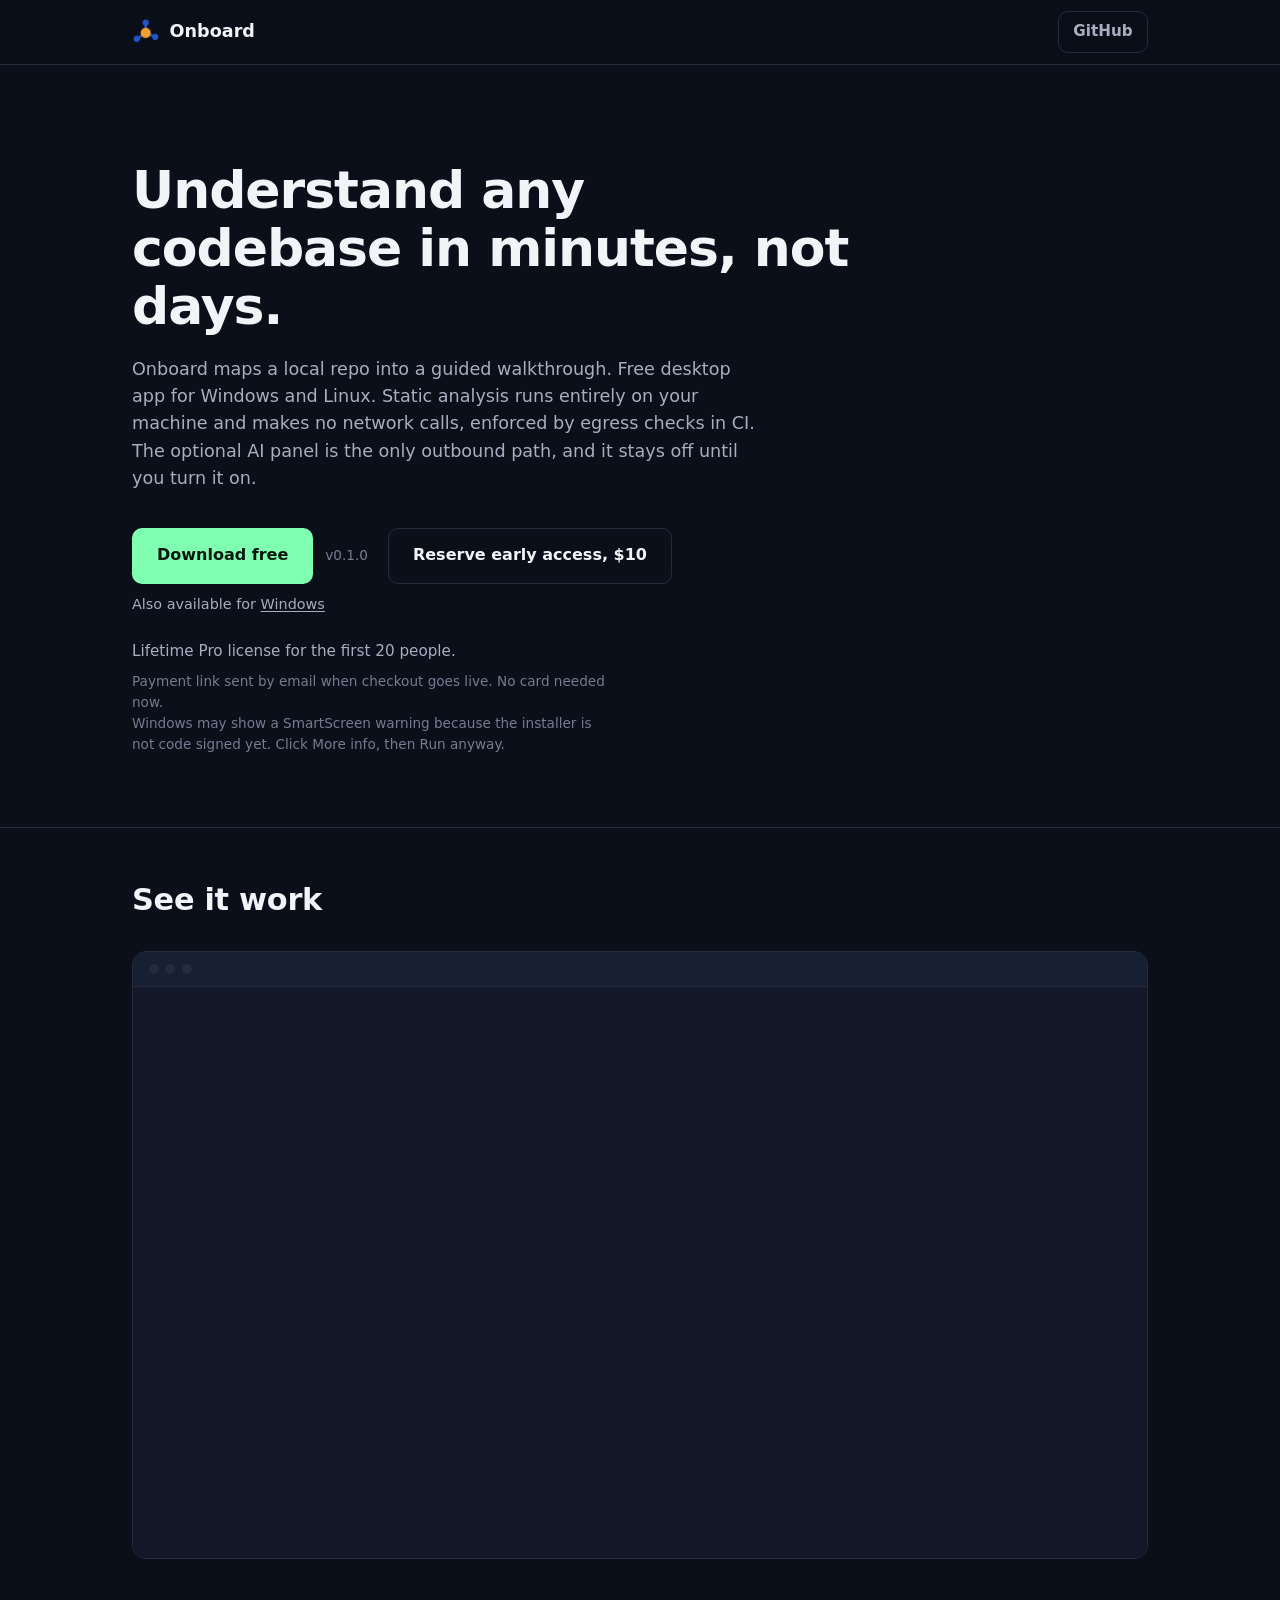
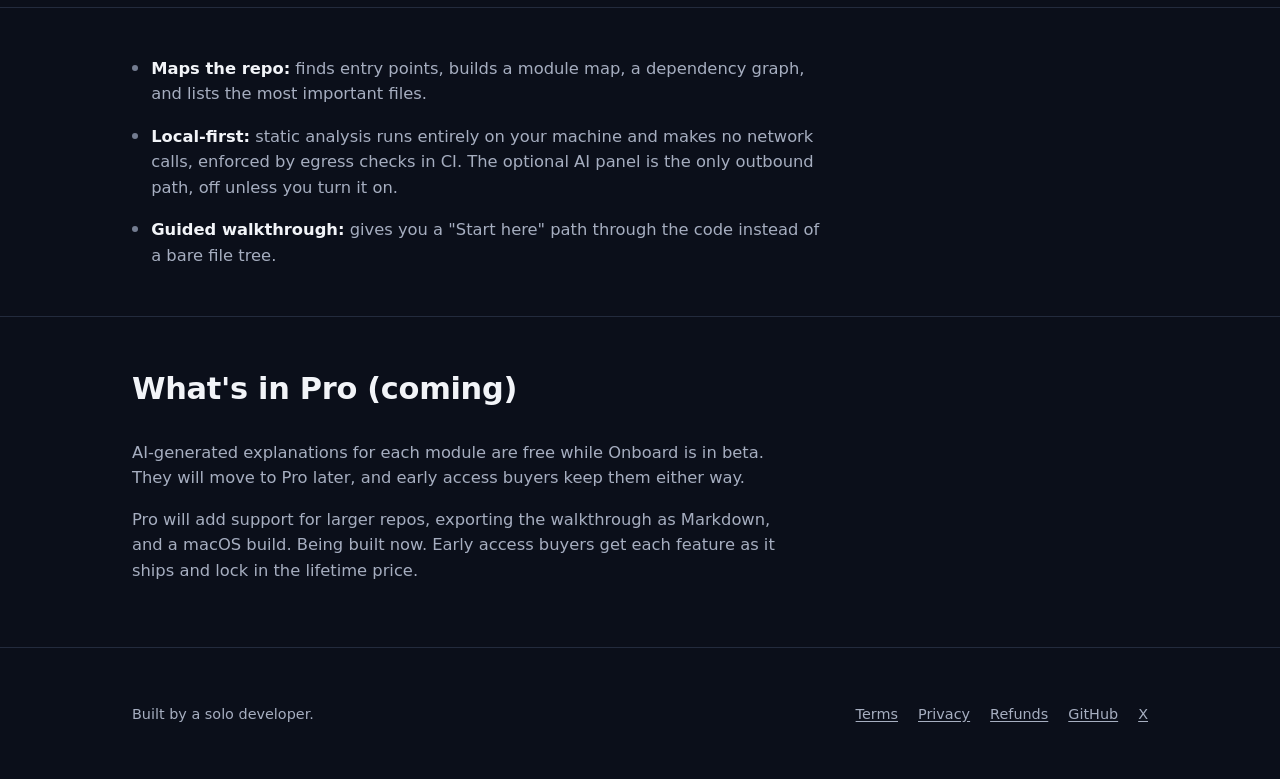
<file: index.html>
<!DOCTYPE html>
<html lang="en">
<head>
<meta charset="UTF-8">
<title>Onboard: Understand Any Codebase in Minutes</title>
<meta name="description" content="Onboard maps a local repo into a guided walkthrough. Free desktop app for Windows and Linux. Static analysis runs entirely on your machine, no network calls. The optional AI panel is off by default.">
<meta name="viewport" content="width=device-width, initial-scale=1">
<meta name="theme-color" content="#0B0F1A">

<meta property="og:title" content="Onboard: Understand Any Codebase in Minutes">
<meta property="og:description" content="Free, local-first desktop app that turns any repo into a guided walkthrough. Windows and Linux. Static analysis runs entirely on your machine, no network calls. The optional AI panel is off by default. Early access Pro is $10 for the first 20 people.">
<meta property="og:image" content="https://app-onboard.netlify.app/assets/og.png">
<meta property="og:url" content="https://app-onboard.netlify.app/">
<meta property="og:type" content="website">

<meta name="twitter:card" content="summary_large_image">
<meta name="twitter:title" content="Onboard: Understand Any Codebase in Minutes">
<meta name="twitter:description" content="Free, local-first desktop app that turns any repo into a guided walkthrough. Windows and Linux. Static analysis runs entirely on your machine, no network calls. The optional AI panel is off by default. Early access Pro is $10 for the first 20 people.">
<meta name="twitter:image" content="https://app-onboard.netlify.app/assets/og.png">

<link rel="icon" href="onboard-icon.png" type="image/png">

<style>
  :root {
    --bg: #0B0F1A;
    --text: #F2F4F8;
    --text-muted: #A6AEC0;
    --text-faint: #737C90;
    --accent: #7FFFB0;
    --surface: #121828;
    --surface-alt: #171F33;
    --border: #232B3D;
    --radius: 10px;
    --max-width: 1080px;
  }

  * {
    box-sizing: border-box;
  }

  html {
    -webkit-text-size-adjust: 100%;
  }

  body {
    margin: 0;
    background: var(--bg);
    color: var(--text);
    font-family: system-ui, -apple-system, "Segoe UI", Roboto, sans-serif;
    line-height: 1.55;
    overflow-x: hidden;
  }

  img {
    max-width: 100%;
    display: block;
  }

  a {
    color: inherit;
  }

  .container {
    width: 100%;
    max-width: var(--max-width);
    margin-inline: auto;
    padding-inline: 1.25rem;
  }

  @media (min-width: 768px) {
    .container {
      padding-inline: 2rem;
    }
  }

  /* Nav */

  .site-nav {
    border-bottom: 1px solid var(--border);
    position: sticky;
    top: 0;
    background: rgba(11, 15, 26, 0.9);
    backdrop-filter: blur(6px);
    z-index: 10;
  }

  .site-nav .container {
    display: flex;
    align-items: center;
    justify-content: space-between;
    min-height: 4rem;
  }

  .brand {
    display: flex;
    align-items: center;
    gap: 0.6rem;
    font-weight: 700;
    font-size: 1.1rem;
    text-decoration: none;
    color: var(--text);
  }

  .brand img {
    width: 28px;
    height: 28px;
  }

  .nav-link {
    font-size: 0.95rem;
    font-weight: 600;
    text-decoration: none;
    color: var(--text-muted);
    border: 1px solid var(--border);
    border-radius: var(--radius);
    padding: 0.5rem 0.9rem;
    transition: color 0.15s ease, border-color 0.15s ease;
  }

  .nav-link:hover,
  .nav-link:focus-visible {
    color: var(--text);
    border-color: var(--text-muted);
  }

  /* Hero */

  .hero {
    padding-block: 4rem 3.5rem;
  }

  @media (min-width: 768px) {
    .hero {
      padding-block: 6rem 4.5rem;
    }
  }

  .hero h1 {
    margin: 0 0 1.25rem;
    font-size: clamp(2rem, 5.5vw, 3.25rem);
    line-height: 1.12;
    font-weight: 800;
    letter-spacing: -0.02em;
    max-width: 20ch;
  }

  .hero-subhead {
    margin: 0 0 2.25rem;
    max-width: 56ch;
    font-size: 1.1rem;
    color: var(--text-muted);
  }

  .hero-actions {
    display: flex;
    flex-direction: column;
    align-items: flex-start;
    gap: 1.25rem;
    margin-bottom: 1.5rem;
  }

  @media (min-width: 640px) {
    .hero-actions {
      flex-direction: row;
      align-items: flex-start;
    }
  }

  .btn {
    display: inline-flex;
    align-items: center;
    justify-content: center;
    border-radius: var(--radius);
    padding: 0.9rem 1.5rem;
    font-size: 1rem;
    font-weight: 700;
    text-decoration: none;
    border: 1px solid transparent;
    white-space: nowrap;
    transition: transform 0.15s ease, background 0.15s ease, border-color 0.15s ease;
  }

  .btn:hover,
  .btn:focus-visible {
    transform: translateY(-1px);
  }

  .btn-download {
    background: var(--accent);
    color: #05170D;
  }

  .btn-download:hover,
  .btn-download:focus-visible {
    background: #92ffbc;
  }

  .btn-secondary {
    background: transparent;
    border-color: var(--border);
    color: var(--text);
  }

  .btn-secondary:hover,
  .btn-secondary:focus-visible {
    border-color: var(--text-muted);
  }

  .download-actions {
    display: flex;
    flex-direction: column;
    gap: 0.6rem;
  }

  .download-primary-row {
    display: flex;
    flex-wrap: wrap;
    align-items: center;
    gap: 0.75rem;
  }

  .version-tag {
    font-size: 0.85rem;
    color: var(--text-faint);
    font-variant-numeric: tabular-nums;
  }

  .download-secondary {
    margin: 0;
    font-size: 0.9rem;
    color: var(--text-muted);
  }

  .download-secondary a {
    color: var(--text-muted);
    text-decoration: underline;
    text-underline-offset: 2px;
  }

  .download-secondary a:hover,
  .download-secondary a:focus-visible {
    color: var(--text);
  }

  .hero-note {
    margin: 0 0 0.5rem;
    font-size: 0.95rem;
    color: var(--text-muted);
  }

  .hero-warning {
    margin: 0;
    font-size: 0.85rem;
    color: var(--text-faint);
    max-width: 56ch;
  }

  /* Sections */

  section {
    padding-block: 3rem;
    border-top: 1px solid var(--border);
  }

  h2 {
    font-size: clamp(1.5rem, 3vw, 1.9rem);
    font-weight: 700;
    letter-spacing: -0.01em;
    margin: 0 0 1.75rem;
  }

  /* Demo */

  .demo-frame {
    background: var(--surface);
    border: 1px solid var(--border);
    border-radius: 14px;
    overflow: hidden;
  }

  .demo-frame-bar {
    display: flex;
    align-items: center;
    gap: 0.4rem;
    padding: 0.75rem 1rem;
    background: var(--surface-alt);
    border-bottom: 1px solid var(--border);
  }

  .demo-frame-bar span {
    width: 10px;
    height: 10px;
    border-radius: 50%;
    background: var(--border);
    display: inline-block;
  }

  .demo-frame-body {
    aspect-ratio: 16 / 9;
    background: var(--surface);
  }

  .demo-frame-body iframe {
    display: block;
    width: 100%;
    height: 100%;
    border: 0;
  }

  /* Features */

  .features {
    list-style: none;
    margin: 0;
    padding: 0;
    display: flex;
    flex-direction: column;
    gap: 1.1rem;
    max-width: 68ch;
  }

  .features li {
    font-size: 1.02rem;
    color: var(--text-muted);
    padding-left: 1.2rem;
    position: relative;
  }

  .features li::before {
    content: "";
    position: absolute;
    left: 0;
    top: 0.55em;
    width: 6px;
    height: 6px;
    border-radius: 50%;
    background: var(--text-faint);
  }

  .features li strong {
    color: var(--text);
    font-weight: 700;
  }

  /* Pro section */

  .pro-copy {
    max-width: 62ch;
    color: var(--text-muted);
    font-size: 1.02rem;
  }

  /* Footer */

  footer {
    border-top: 1px solid var(--border);
    padding-block: 2.5rem;
  }

  footer .container {
    display: flex;
    flex-direction: column;
    gap: 1rem;
    font-size: 0.9rem;
    color: var(--text-muted);
  }

  @media (min-width: 640px) {
    footer .container {
      flex-direction: row;
      align-items: center;
      justify-content: space-between;
    }
  }

  .footer-links {
    display: flex;
    flex-wrap: wrap;
    gap: 0.75rem 1.25rem;
  }

  .footer-links a {
    text-decoration: underline;
    text-underline-offset: 2px;
    color: var(--text-muted);
  }

  .footer-links a:hover,
  .footer-links a:focus-visible {
    color: var(--text);
  }
</style>
</head>
<body>

<nav class="site-nav" aria-label="Primary">
  <div class="container">
    <a class="brand" href="#top">
      <img src="onboard-icon.png" alt="" aria-hidden="true" width="28" height="28">
      Onboard
    </a>
    <a class="nav-link" href="https://github.com/kodeksidev/onboard">GitHub</a>
  </div>
</nav>

<main id="top">
  <section class="hero" style="border-top: none;">
    <div class="container">
      <h1>Understand any codebase in minutes, not days.</h1>
      <p class="hero-subhead">Onboard maps a local repo into a guided walkthrough. Free desktop app for Windows and Linux. Static analysis runs entirely on your machine and makes no network calls, enforced by egress checks in CI. The optional AI panel is the only outbound path, and it stays off until you turn it on.</p>

      <div class="hero-actions">
        <div class="download-actions">
          <div class="download-primary-row">
            <a id="download-primary" class="btn btn-download" href="https://github.com/kodeksidev/onboard/releases/download/v0.1.0/Onboard_0.1.0_x64-setup.exe">
              <span id="download-primary-label">Download free</span>
            </a>
            <span id="download-primary-version" class="version-tag">v0.1.0</span>
          </div>
          <p id="download-secondary" class="download-secondary">
            Also available for Linux
            (<a id="link-linux-deb" href="https://github.com/kodeksidev/onboard/releases/download/v0.1.0/Onboard_0.1.0_amd64.deb">.deb</a>
            /
            <a id="link-linux-rpm" href="https://github.com/kodeksidev/onboard/releases/download/v0.1.0/Onboard-0.1.0-1.x86_64.rpm">.rpm</a>)
          </p>
        </div>

        <a id="checkout-link" class="btn btn-secondary" href="#" target="_blank" rel="noopener">Reserve early access, $10</a>
      </div>

      <p class="hero-note">Lifetime Pro license for the first 20 people.</p>
      <p class="hero-warning">Payment link sent by email when checkout goes live. No card needed now.</p>
      <p class="hero-warning">Windows may show a SmartScreen warning because the installer is not code signed yet. Click More info, then Run anyway.</p>
    </div>
  </section>

  <section id="demo">
    <div class="container">
      <h2>See it work</h2>
      <div class="demo-frame">
        <div class="demo-frame-bar" aria-hidden="true">
          <span></span>
          <span></span>
          <span></span>
        </div>
        <div class="demo-frame-body">
          <iframe src="https://www.youtube.com/embed/EJMGKjKpETk" title="Onboard walkthrough: how the Start here view maps a repo" loading="lazy" allow="accelerometer; clipboard-write; encrypted-media; gyroscope; picture-in-picture; web-share" referrerpolicy="strict-origin-when-cross-origin" allowfullscreen></iframe>
        </div>
      </div>
    </div>
  </section>

  <section id="features">
    <div class="container">
      <ul class="features">
        <li><strong>Maps the repo:</strong> finds entry points, builds a module map, a dependency graph, and lists the most important files.</li>
        <li><strong>Local-first:</strong> static analysis runs entirely on your machine and makes no network calls, enforced by egress checks in CI. The optional AI panel is the only outbound path, off unless you turn it on.</li>
        <li><strong>Guided walkthrough:</strong> gives you a "Start here" path through the code instead of a bare file tree.</li>
      </ul>
    </div>
  </section>

  <section id="pro">
    <div class="container">
      <h2>What's in Pro (coming)</h2>
      <p class="pro-copy">AI-generated explanations for each module are free while Onboard is in beta. They will move to Pro later, and early access buyers keep them either way.</p>
      <p class="pro-copy">Pro will add support for larger repos, exporting the walkthrough as Markdown, and a macOS build. Being built now. Early access buyers get each feature as it ships and lock in the lifetime price.</p>
    </div>
  </section>
</main>

<footer>
  <div class="container">
    <p>Built by a solo developer.</p>
    <div class="footer-links">
      <a href="terms.html">Terms</a>
      <a href="privacy.html">Privacy</a>
      <a href="refunds.html">Refunds</a>
      <a href="https://github.com/kodeksidev/onboard">GitHub</a>
      <a href="https://x.com/kodeksidev">X</a>
    </div>
  </div>
</footer>

<script>
(function () {
  "use strict";

  var API_URL = "https://api.github.com/repos/kodeksidev/onboard/releases/latest";

  var CHECKOUT_URL = "https://docs.google.com/forms/d/e/1FAIpQLScQfgvCyr_bw7c-QCBCFh4WSFRJhGtp0-nDhGTP5MNpfCY85g/viewform";

  var FALLBACK_WINDOWS_EXE_URL =
    "https://github.com/kodeksidev/onboard/releases/download/v0.1.0/Onboard_0.1.0_x64-setup.exe";
  var FALLBACK_LINUX_DEB_URL =
    "https://github.com/kodeksidev/onboard/releases/download/v0.1.0/Onboard_0.1.0_amd64.deb";

  function detectOS() {
    var ua = (navigator.userAgent || "").toLowerCase();
    if (ua.indexOf("linux") !== -1 && ua.indexOf("android") === -1) {
      return "linux";
    }
    return "windows";
  }

  function setInitialLayoutForOS(os) {
    if (os !== "linux") return; // Windows/default: static HTML is already correct

    var primary = document.getElementById("download-primary");
    if (primary) primary.setAttribute("href", FALLBACK_LINUX_DEB_URL);

    var secondary = document.getElementById("download-secondary");
    if (secondary) {
      secondary.innerHTML =
        'Also available for <a id="link-windows-exe" href="' +
        FALLBACK_WINDOWS_EXE_URL +
        '">Windows</a>';
    }
    // #download-primary-version stays "v0.1.0" until the fetch upgrade runs.
  }

  function findAsset(assets, suffix) {
    for (var i = 0; i < assets.length; i++) {
      var asset = assets[i];
      if (
        asset &&
        typeof asset.name === "string" &&
        asset.name.endsWith(suffix) &&
        typeof asset.browser_download_url === "string" &&
        asset.browser_download_url
      ) {
        return asset.browser_download_url;
      }
    }
    return null;
  }

  function setHref(id, url) {
    if (!url) return;
    var el = document.getElementById(id);
    if (el) el.setAttribute("href", url);
  }

  function applyRelease(data) {
    if (!data || !Array.isArray(data.assets) || typeof data.tag_name !== "string") {
      return;
    }

    var os = detectOS();
    var exeUrl = findAsset(data.assets, "-setup.exe");
    var debUrl = findAsset(data.assets, ".deb");
    var rpmUrl = findAsset(data.assets, ".rpm");

    setHref("link-windows-exe", exeUrl);
    setHref("link-linux-deb", debUrl);
    setHref("link-linux-rpm", rpmUrl);

    var primaryUrl = os === "linux" ? debUrl : exeUrl;
    setHref("download-primary", primaryUrl);

    var versionEl = document.getElementById("download-primary-version");
    if (versionEl && data.tag_name) {
      var tag = data.tag_name;
      versionEl.textContent = tag.charAt(0) === "v" ? tag : "v" + tag;
    }
  }

  function fetchAndUpgrade() {
    if (typeof fetch !== "function") return;

    fetch(API_URL, { headers: { Accept: "application/vnd.github+json" } })
      .then(function (res) {
        if (!res.ok) throw new Error("bad status " + res.status);
        return res.json();
      })
      .then(applyRelease)
      .catch(function (err) {
        if (typeof console !== "undefined" && console.warn) {
          console.warn("Onboard: skipping live release check, using fallback links.", err);
        }
      });
  }

  try {
    var checkoutLink = document.getElementById("checkout-link");
    if (checkoutLink) checkoutLink.setAttribute("href", CHECKOUT_URL);
    setInitialLayoutForOS(detectOS());
    fetchAndUpgrade();
  } catch (err) {
    if (typeof console !== "undefined" && console.warn) {
      console.warn("Onboard: download link update skipped.", err);
    }
  }
})();
</script>
</body>
</html>
</file>
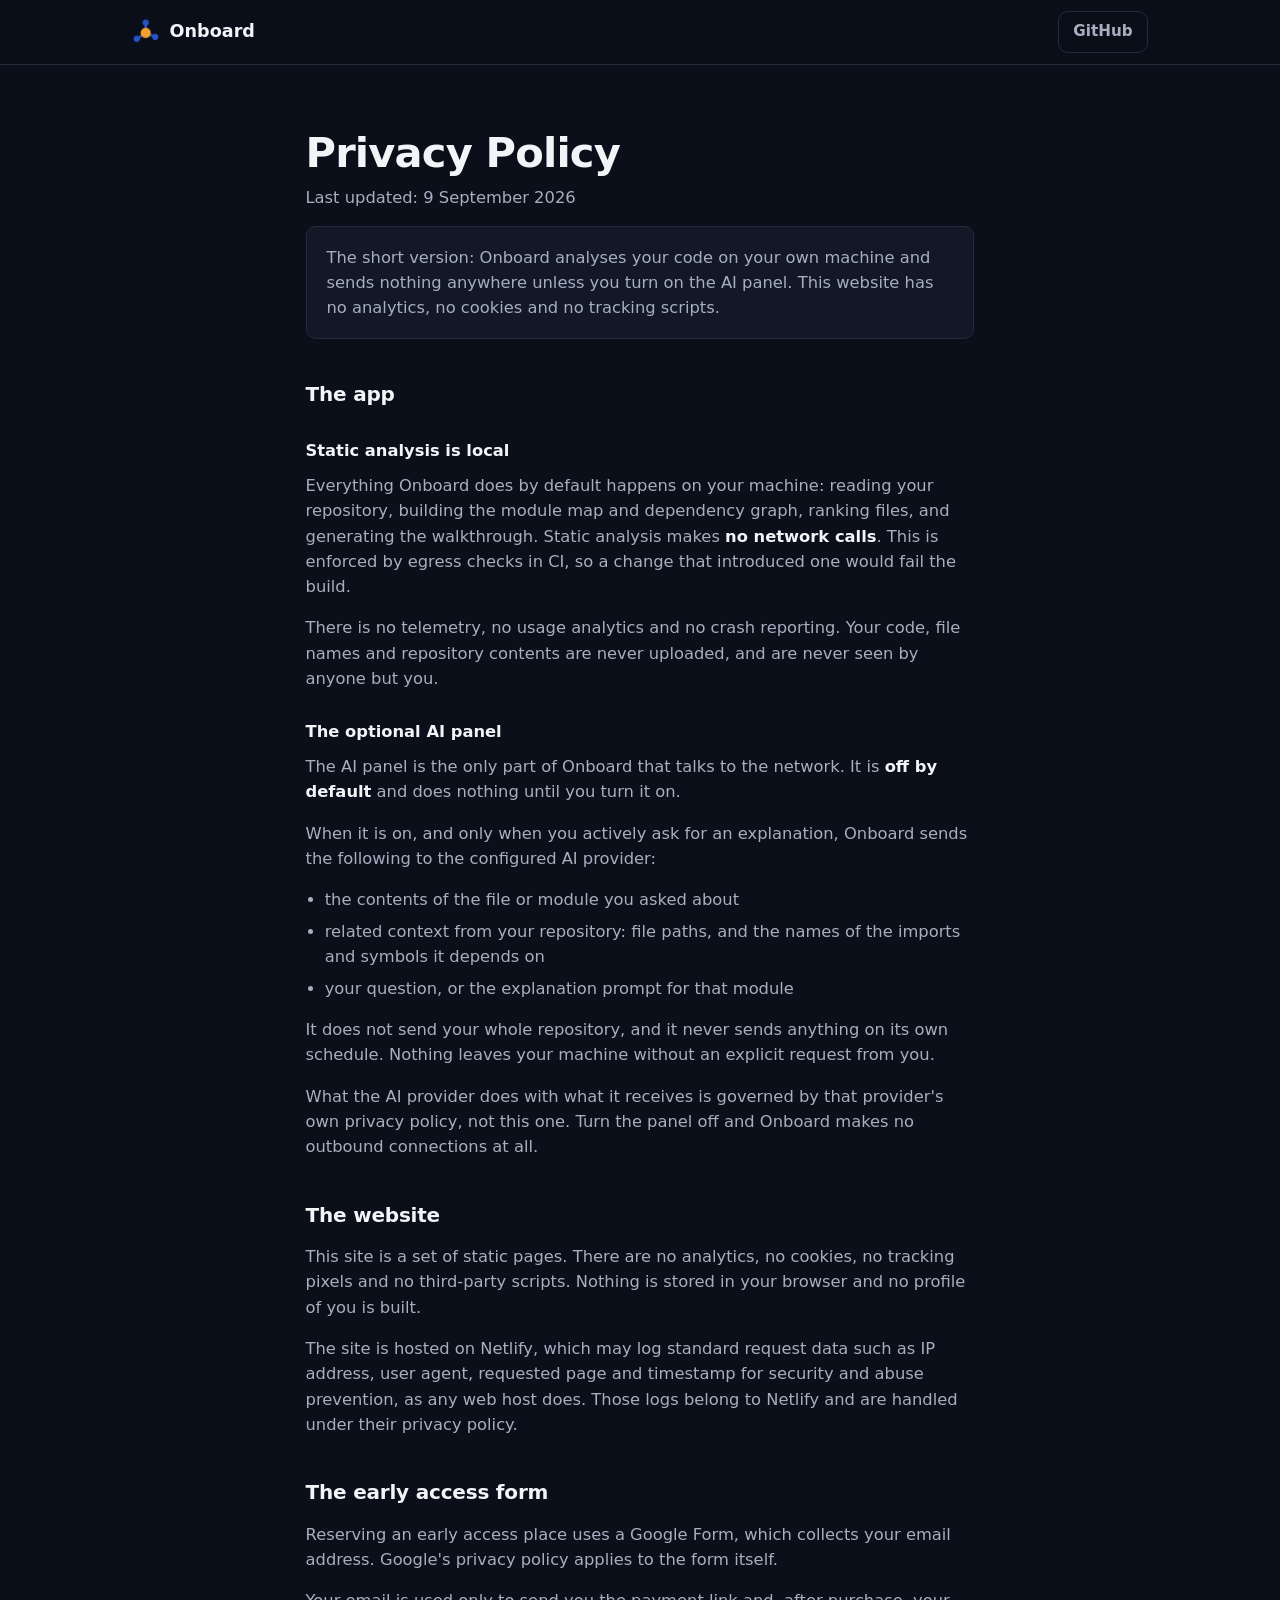
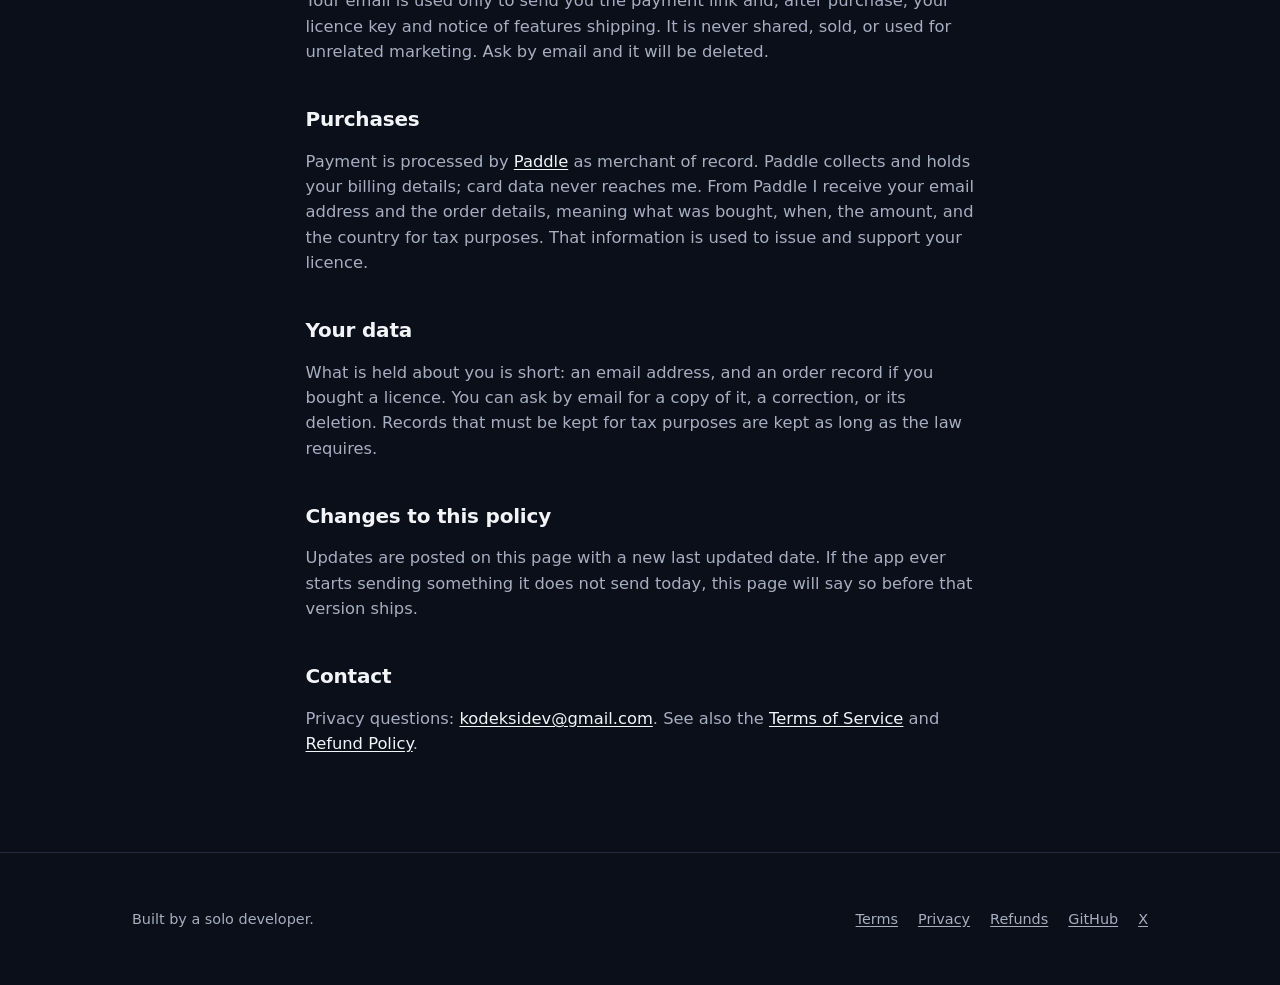
<file: privacy.html>
<!DOCTYPE html>
<html lang="en">
<head>
<meta charset="UTF-8">
<title>Privacy Policy — Onboard</title>
<meta name="description" content="Onboard's static analysis runs entirely on your machine and makes no network calls. The optional AI panel is the only outbound path and is off by default. The website has no analytics, cookies or tracking.">
<meta name="viewport" content="width=device-width, initial-scale=1">
<meta name="theme-color" content="#0B0F1A">
<meta name="robots" content="index, follow">
<link rel="icon" href="onboard-icon.png" type="image/png">
<link rel="stylesheet" href="assets/legal.css">
</head>
<body>

<nav class="site-nav" aria-label="Primary">
  <div class="container">
    <a class="brand" href="/">
      <img src="onboard-icon.png" alt="" aria-hidden="true" width="28" height="28">
      Onboard
    </a>
    <a class="nav-link" href="https://github.com/kodeksidev/onboard">GitHub</a>
  </div>
</nav>

<main class="legal">
  <div class="container">
    <h1>Privacy Policy</h1>
    <p class="legal-updated">Last updated: 9 September 2026</p>

    <p class="legal-lede">The short version: Onboard analyses your code on your own machine and sends nothing anywhere unless you turn on the AI panel. This website has no analytics, no cookies and no tracking scripts.</p>

    <h2>The app</h2>

    <h3>Static analysis is local</h3>
    <p>Everything Onboard does by default happens on your machine: reading your repository, building the module map and dependency graph, ranking files, and generating the walkthrough. Static analysis makes <strong>no network calls</strong>. This is enforced by egress checks in CI, so a change that introduced one would fail the build.</p>
    <p>There is no telemetry, no usage analytics and no crash reporting. Your code, file names and repository contents are never uploaded, and are never seen by anyone but you.</p>

    <h3>The optional AI panel</h3>
    <p>The AI panel is the only part of Onboard that talks to the network. It is <strong>off by default</strong> and does nothing until you turn it on.</p>
    <p>When it is on, and only when you actively ask for an explanation, Onboard sends the following to the configured AI provider:</p>
    <ul>
      <li>the contents of the file or module you asked about</li>
      <li>related context from your repository: file paths, and the names of the imports and symbols it depends on</li>
      <li>your question, or the explanation prompt for that module</li>
    </ul>
    <p>It does not send your whole repository, and it never sends anything on its own schedule. Nothing leaves your machine without an explicit request from you.</p>
    <p>What the AI provider does with what it receives is governed by that provider's own privacy policy, not this one. Turn the panel off and Onboard makes no outbound connections at all.</p>

    <h2>The website</h2>
    <p>This site is a set of static pages. There are no analytics, no cookies, no tracking pixels and no third-party scripts. Nothing is stored in your browser and no profile of you is built.</p>
    <p>The site is hosted on Netlify, which may log standard request data such as IP address, user agent, requested page and timestamp for security and abuse prevention, as any web host does. Those logs belong to Netlify and are handled under their privacy policy.</p>

    <h2>The early access form</h2>
    <p>Reserving an early access place uses a Google Form, which collects your email address. Google's privacy policy applies to the form itself.</p>
    <p>Your email is used only to send you the payment link and, after purchase, your licence key and notice of features shipping. It is never shared, sold, or used for unrelated marketing. Ask by email and it will be deleted.</p>

    <h2>Purchases</h2>
    <p>Payment is processed by <a href="https://www.paddle.com/">Paddle</a> as merchant of record. Paddle collects and holds your billing details; card data never reaches me. From Paddle I receive your email address and the order details, meaning what was bought, when, the amount, and the country for tax purposes. That information is used to issue and support your licence.</p>

    <h2>Your data</h2>
    <p>What is held about you is short: an email address, and an order record if you bought a licence. You can ask by email for a copy of it, a correction, or its deletion. Records that must be kept for tax purposes are kept as long as the law requires.</p>

    <h2>Changes to this policy</h2>
    <p>Updates are posted on this page with a new last updated date. If the app ever starts sending something it does not send today, this page will say so before that version ships.</p>

    <h2>Contact</h2>
    <p>Privacy questions: <a href="mailto:kodeksidev@gmail.com">kodeksidev@gmail.com</a>. See also the <a href="terms.html">Terms of Service</a> and <a href="refunds.html">Refund Policy</a>.</p>
  </div>
</main>

<footer>
  <div class="container">
    <p>Built by a solo developer.</p>
    <div class="footer-links">
      <a href="terms.html">Terms</a>
      <a href="privacy.html">Privacy</a>
      <a href="refunds.html">Refunds</a>
      <a href="https://github.com/kodeksidev/onboard">GitHub</a>
      <a href="https://x.com/kodeksidev">X</a>
    </div>
  </div>
</footer>

</body>
</html>
</file>
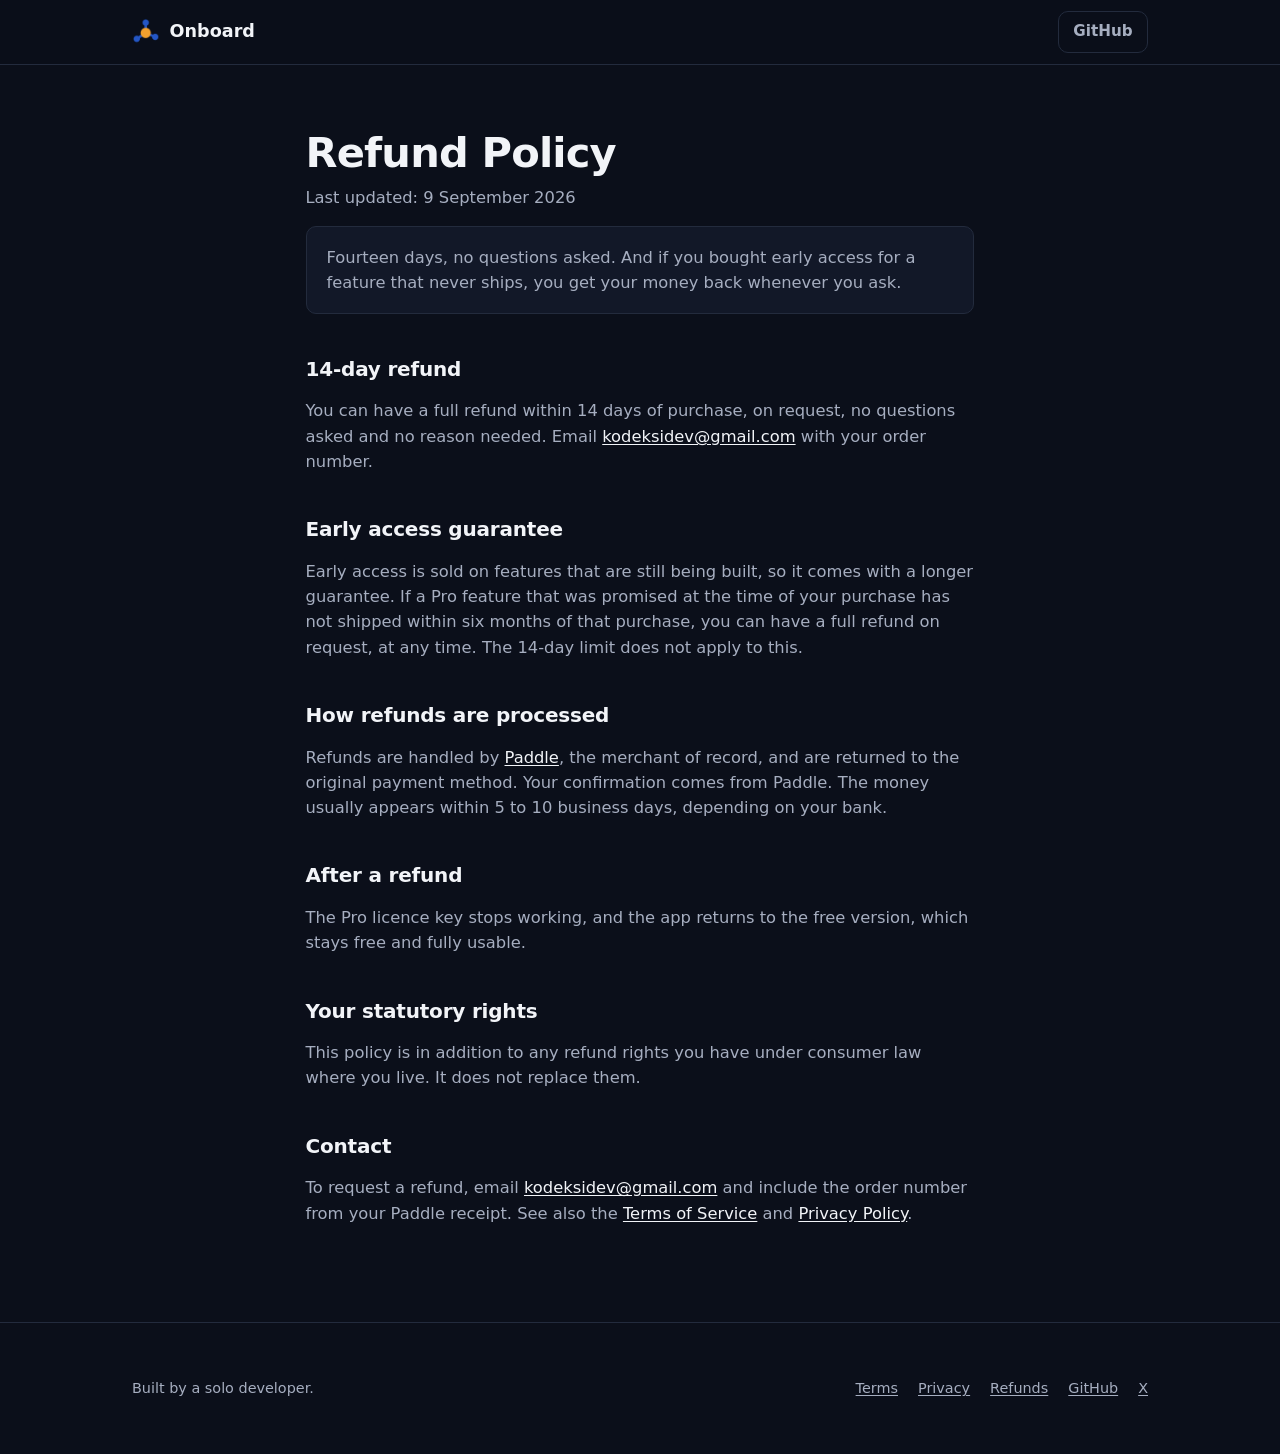
<file: refunds.html>
<!DOCTYPE html>
<html lang="en">
<head>
<meta charset="UTF-8">
<title>Refund Policy — Onboard</title>
<meta name="description" content="Onboard's refund policy: 14 days, no questions asked, plus a six-month guarantee on promised Pro features for early access buyers.">
<meta name="viewport" content="width=device-width, initial-scale=1">
<meta name="theme-color" content="#0B0F1A">
<meta name="robots" content="index, follow">
<link rel="icon" href="onboard-icon.png" type="image/png">
<link rel="stylesheet" href="assets/legal.css">
</head>
<body>

<nav class="site-nav" aria-label="Primary">
  <div class="container">
    <a class="brand" href="/">
      <img src="onboard-icon.png" alt="" aria-hidden="true" width="28" height="28">
      Onboard
    </a>
    <a class="nav-link" href="https://github.com/kodeksidev/onboard">GitHub</a>
  </div>
</nav>

<main class="legal">
  <div class="container">
    <h1>Refund Policy</h1>
    <p class="legal-updated">Last updated: 9 September 2026</p>

    <p class="legal-lede">Fourteen days, no questions asked. And if you bought early access for a feature that never ships, you get your money back whenever you ask.</p>

    <h2>14-day refund</h2>
    <p>You can have a full refund within 14 days of purchase, on request, no questions asked and no reason needed. Email <a href="mailto:kodeksidev@gmail.com">kodeksidev@gmail.com</a> with your order number.</p>

    <h2>Early access guarantee</h2>
    <p>Early access is sold on features that are still being built, so it comes with a longer guarantee. If a Pro feature that was promised at the time of your purchase has not shipped within six months of that purchase, you can have a full refund on request, at any time. The 14-day limit does not apply to this.</p>

    <h2>How refunds are processed</h2>
    <p>Refunds are handled by <a href="https://www.paddle.com/">Paddle</a>, the merchant of record, and are returned to the original payment method. Your confirmation comes from Paddle. The money usually appears within 5 to 10 business days, depending on your bank.</p>

    <h2>After a refund</h2>
    <p>The Pro licence key stops working, and the app returns to the free version, which stays free and fully usable.</p>

    <h2>Your statutory rights</h2>
    <p>This policy is in addition to any refund rights you have under consumer law where you live. It does not replace them.</p>

    <h2>Contact</h2>
    <p>To request a refund, email <a href="mailto:kodeksidev@gmail.com">kodeksidev@gmail.com</a> and include the order number from your Paddle receipt. See also the <a href="terms.html">Terms of Service</a> and <a href="privacy.html">Privacy Policy</a>.</p>
  </div>
</main>

<footer>
  <div class="container">
    <p>Built by a solo developer.</p>
    <div class="footer-links">
      <a href="terms.html">Terms</a>
      <a href="privacy.html">Privacy</a>
      <a href="refunds.html">Refunds</a>
      <a href="https://github.com/kodeksidev/onboard">GitHub</a>
      <a href="https://x.com/kodeksidev">X</a>
    </div>
  </div>
</footer>

</body>
</html>
</file>
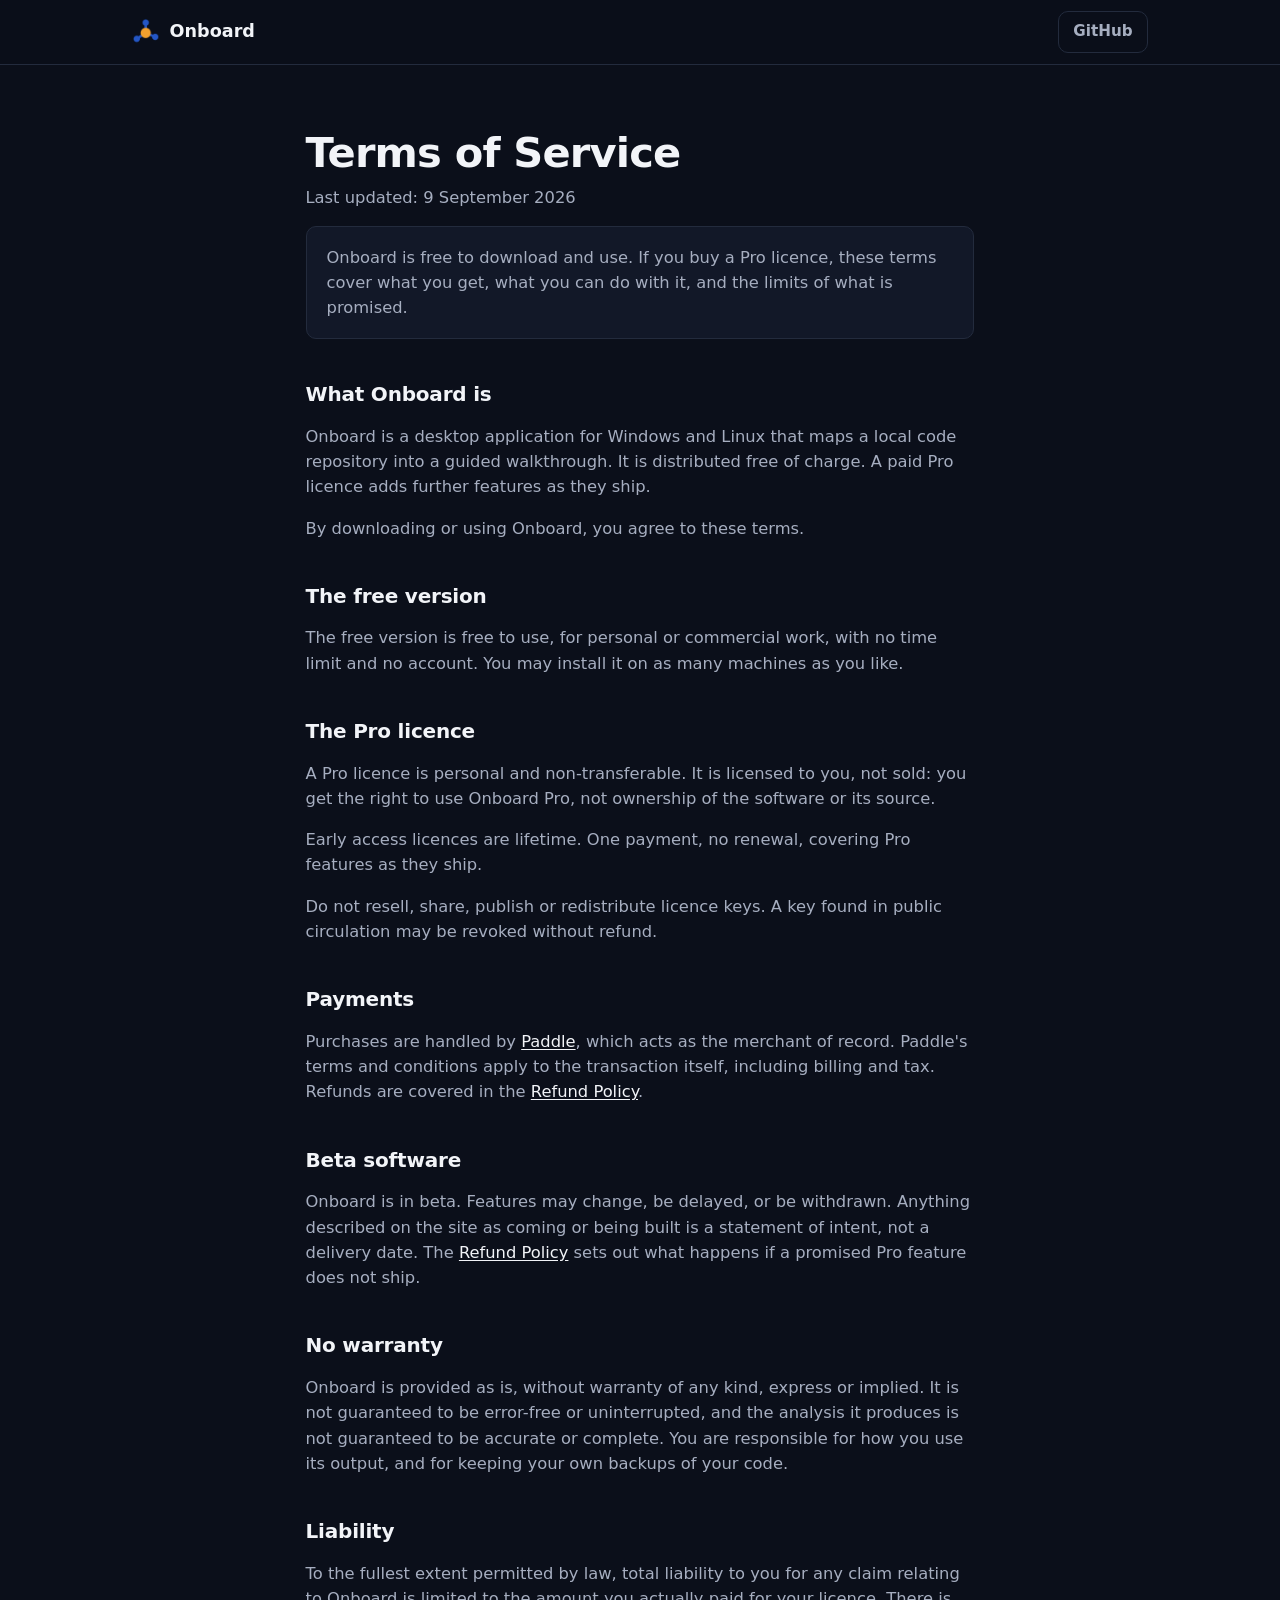
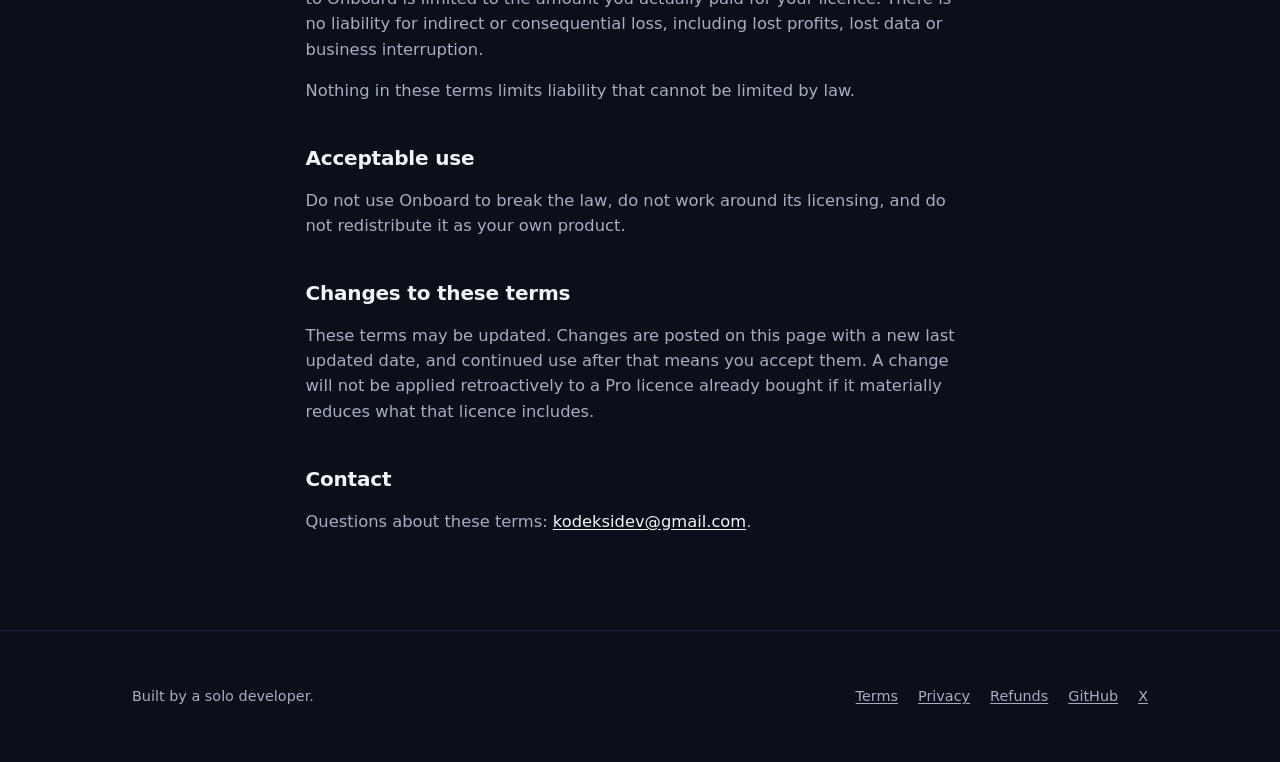
<file: terms.html>
<!DOCTYPE html>
<html lang="en">
<head>
<meta charset="UTF-8">
<title>Terms of Service — Onboard</title>
<meta name="description" content="Terms of service for Onboard, a free desktop app that maps a local repo into a guided walkthrough, and for the Onboard Pro licence.">
<meta name="viewport" content="width=device-width, initial-scale=1">
<meta name="theme-color" content="#0B0F1A">
<meta name="robots" content="index, follow">
<link rel="icon" href="onboard-icon.png" type="image/png">
<link rel="stylesheet" href="assets/legal.css">
</head>
<body>

<nav class="site-nav" aria-label="Primary">
  <div class="container">
    <a class="brand" href="/">
      <img src="onboard-icon.png" alt="" aria-hidden="true" width="28" height="28">
      Onboard
    </a>
    <a class="nav-link" href="https://github.com/kodeksidev/onboard">GitHub</a>
  </div>
</nav>

<main class="legal">
  <div class="container">
    <h1>Terms of Service</h1>
    <p class="legal-updated">Last updated: 9 September 2026</p>

    <p class="legal-lede">Onboard is free to download and use. If you buy a Pro licence, these terms cover what you get, what you can do with it, and the limits of what is promised.</p>

    <h2>What Onboard is</h2>
    <p>Onboard is a desktop application for Windows and Linux that maps a local code repository into a guided walkthrough. It is distributed free of charge. A paid Pro licence adds further features as they ship.</p>
    <p>By downloading or using Onboard, you agree to these terms.</p>

    <h2>The free version</h2>
    <p>The free version is free to use, for personal or commercial work, with no time limit and no account. You may install it on as many machines as you like.</p>

    <h2>The Pro licence</h2>
    <p>A Pro licence is personal and non-transferable. It is licensed to you, not sold: you get the right to use Onboard Pro, not ownership of the software or its source.</p>
    <p>Early access licences are lifetime. One payment, no renewal, covering Pro features as they ship.</p>
    <p>Do not resell, share, publish or redistribute licence keys. A key found in public circulation may be revoked without refund.</p>

    <h2>Payments</h2>
    <p>Purchases are handled by <a href="https://www.paddle.com/">Paddle</a>, which acts as the merchant of record. Paddle's terms and conditions apply to the transaction itself, including billing and tax. Refunds are covered in the <a href="refunds.html">Refund Policy</a>.</p>

    <h2>Beta software</h2>
    <p>Onboard is in beta. Features may change, be delayed, or be withdrawn. Anything described on the site as coming or being built is a statement of intent, not a delivery date. The <a href="refunds.html">Refund Policy</a> sets out what happens if a promised Pro feature does not ship.</p>

    <h2>No warranty</h2>
    <p>Onboard is provided as is, without warranty of any kind, express or implied. It is not guaranteed to be error-free or uninterrupted, and the analysis it produces is not guaranteed to be accurate or complete. You are responsible for how you use its output, and for keeping your own backups of your code.</p>

    <h2>Liability</h2>
    <p>To the fullest extent permitted by law, total liability to you for any claim relating to Onboard is limited to the amount you actually paid for your licence. There is no liability for indirect or consequential loss, including lost profits, lost data or business interruption.</p>
    <p>Nothing in these terms limits liability that cannot be limited by law.</p>

    <h2>Acceptable use</h2>
    <p>Do not use Onboard to break the law, do not work around its licensing, and do not redistribute it as your own product.</p>

    <h2>Changes to these terms</h2>
    <p>These terms may be updated. Changes are posted on this page with a new last updated date, and continued use after that means you accept them. A change will not be applied retroactively to a Pro licence already bought if it materially reduces what that licence includes.</p>

    <h2>Contact</h2>
    <p>Questions about these terms: <a href="mailto:kodeksidev@gmail.com">kodeksidev@gmail.com</a>.</p>
  </div>
</main>

<footer>
  <div class="container">
    <p>Built by a solo developer.</p>
    <div class="footer-links">
      <a href="terms.html">Terms</a>
      <a href="privacy.html">Privacy</a>
      <a href="refunds.html">Refunds</a>
      <a href="https://github.com/kodeksidev/onboard">GitHub</a>
      <a href="https://x.com/kodeksidev">X</a>
    </div>
  </div>
</footer>

</body>
</html>
</file>
<file: assets/legal.css>
:root {
  --bg: #0B0F1A;
  --text: #F2F4F8;
  --text-muted: #A6AEC0;
  --text-faint: #737C90;
  --accent: #7FFFB0;
  --surface: #121828;
  --surface-alt: #171F33;
  --border: #232B3D;
  --radius: 10px;
  --max-width: 1080px;
}

* {
  box-sizing: border-box;
}

html {
  -webkit-text-size-adjust: 100%;
}

body {
  margin: 0;
  background: var(--bg);
  color: var(--text);
  font-family: system-ui, -apple-system, "Segoe UI", Roboto, sans-serif;
  line-height: 1.55;
  overflow-x: hidden;
}

img {
  max-width: 100%;
  display: block;
}

a {
  color: inherit;
}

.container {
  width: 100%;
  max-width: var(--max-width);
  margin-inline: auto;
  padding-inline: 1.25rem;
}

@media (min-width: 768px) {
  .container {
    padding-inline: 2rem;
  }
}

/* Nav */

.site-nav {
  border-bottom: 1px solid var(--border);
  position: sticky;
  top: 0;
  background: rgba(11, 15, 26, 0.9);
  backdrop-filter: blur(6px);
  z-index: 10;
}

.site-nav .container {
  display: flex;
  align-items: center;
  justify-content: space-between;
  min-height: 4rem;
}

.brand {
  display: flex;
  align-items: center;
  gap: 0.6rem;
  font-weight: 700;
  font-size: 1.1rem;
  text-decoration: none;
  color: var(--text);
}

.brand img {
  width: 28px;
  height: 28px;
}

.nav-link {
  font-size: 0.95rem;
  font-weight: 600;
  text-decoration: none;
  color: var(--text-muted);
  border: 1px solid var(--border);
  border-radius: var(--radius);
  padding: 0.5rem 0.9rem;
  transition: color 0.15s ease, border-color 0.15s ease;
}

.nav-link:hover,
.nav-link:focus-visible {
  color: var(--text);
  border-color: var(--text-muted);
}

/* Legal page body */

.legal {
  padding-block: 3rem 4rem;
}

@media (min-width: 768px) {
  .legal {
    padding-block: 4rem 5rem;
  }
}

.legal .container {
  max-width: 72ch;
}

.legal h1 {
  margin: 0 0 0.5rem;
  font-size: clamp(1.9rem, 4.5vw, 2.6rem);
  line-height: 1.15;
  font-weight: 800;
  letter-spacing: -0.02em;
}

.legal-updated {
  margin: 0 0 2.5rem;
  font-size: 0.9rem;
  color: var(--text-faint);
}

.legal-lede {
  margin: 0 0 2.5rem;
  padding: 1.1rem 1.25rem;
  background: var(--surface);
  border: 1px solid var(--border);
  border-radius: var(--radius);
  color: var(--text-muted);
  font-size: 1.02rem;
}

.legal h2 {
  font-size: 1.25rem;
  font-weight: 700;
  letter-spacing: -0.01em;
  margin: 2.5rem 0 0.85rem;
  color: var(--text);
}

.legal h3 {
  font-size: 1.02rem;
  font-weight: 700;
  margin: 1.75rem 0 0.6rem;
  color: var(--text);
}

.legal p,
.legal li {
  color: var(--text-muted);
  font-size: 1.02rem;
}

.legal p {
  margin: 0 0 1rem;
}

.legal ul {
  margin: 0 0 1rem;
  padding-left: 1.2rem;
}

.legal li {
  margin-bottom: 0.4rem;
}

.legal strong {
  color: var(--text);
  font-weight: 700;
}

.legal a {
  color: var(--text);
  text-decoration: underline;
  text-underline-offset: 2px;
}

.legal a:hover,
.legal a:focus-visible {
  color: var(--accent);
}

/* Footer */

footer {
  border-top: 1px solid var(--border);
  padding-block: 2.5rem;
}

footer .container {
  display: flex;
  flex-direction: column;
  gap: 1rem;
  font-size: 0.9rem;
  color: var(--text-muted);
}

@media (min-width: 640px) {
  footer .container {
    flex-direction: row;
    align-items: center;
    justify-content: space-between;
  }
}

.footer-links {
  display: flex;
  flex-wrap: wrap;
  gap: 0.75rem 1.25rem;
}

.footer-links a {
  text-decoration: underline;
  text-underline-offset: 2px;
  color: var(--text-muted);
}

.footer-links a:hover,
.footer-links a:focus-visible {
  color: var(--text);
}
</file>
